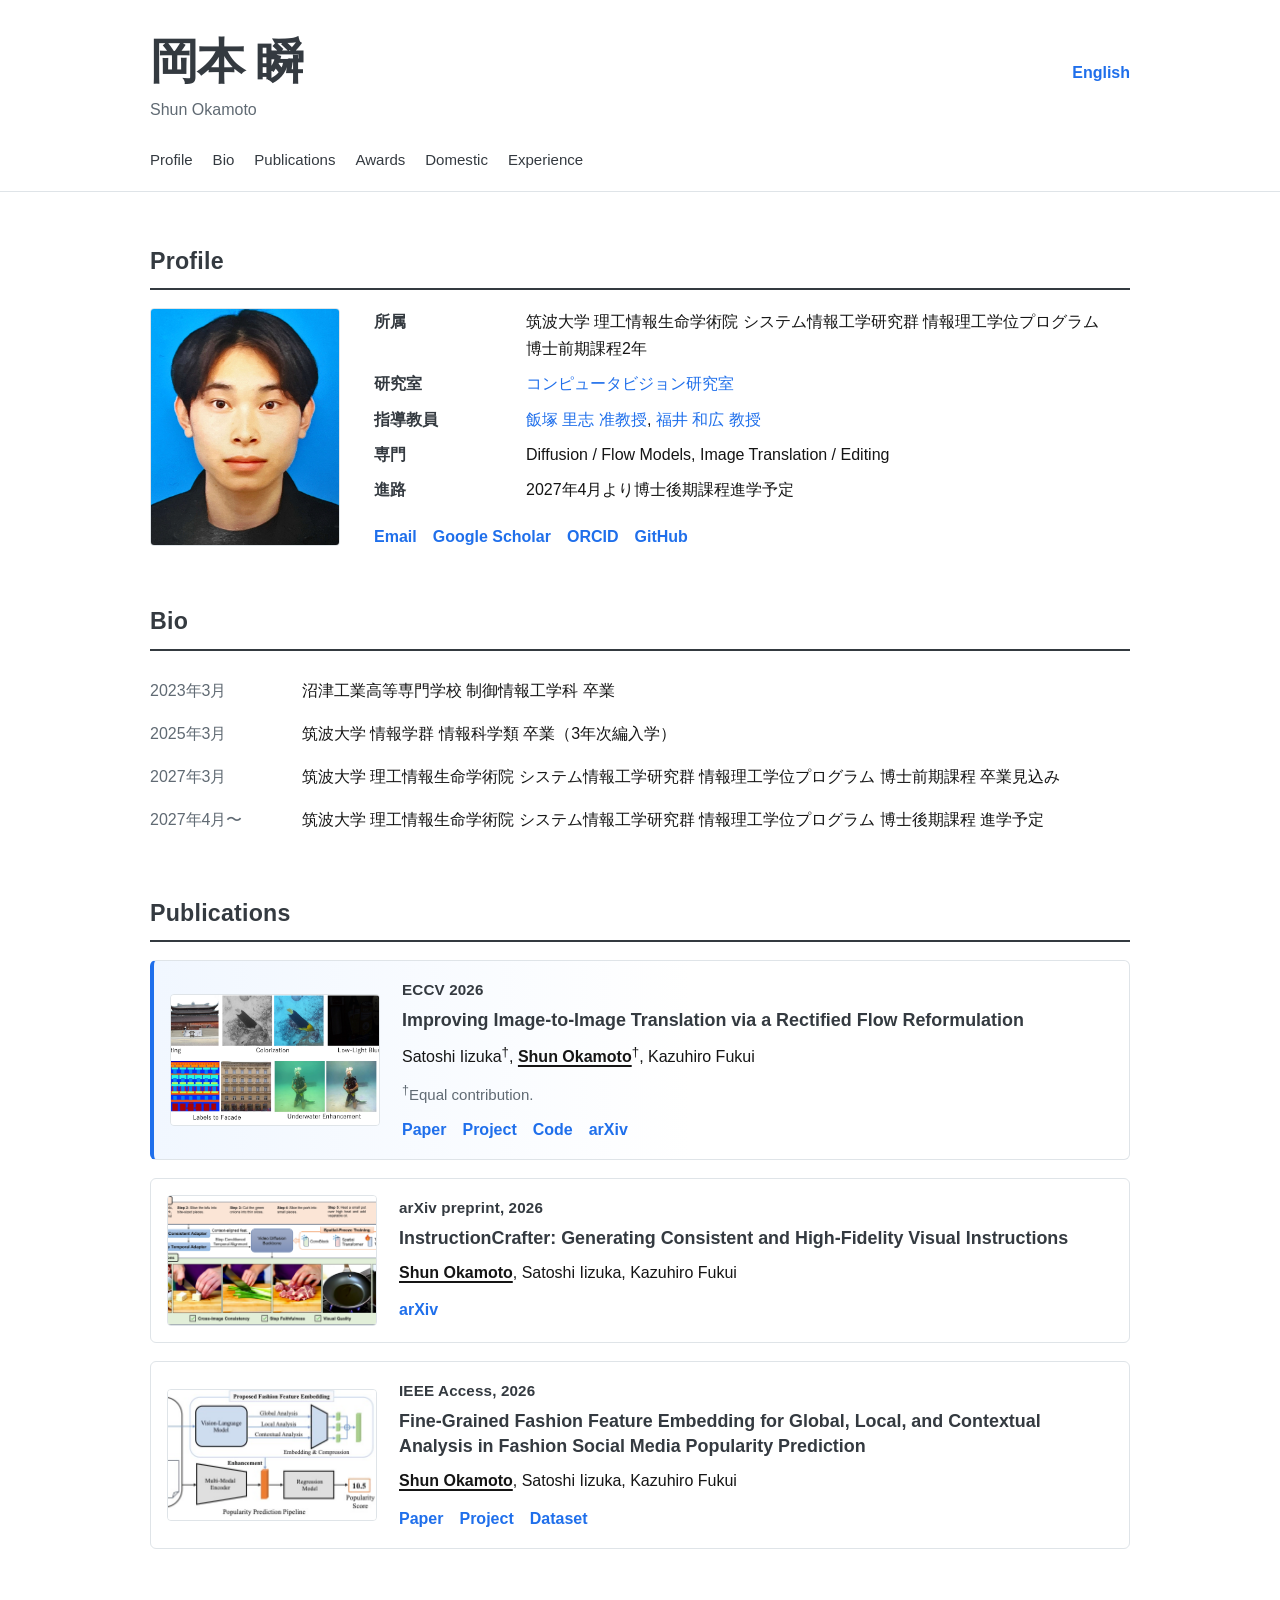
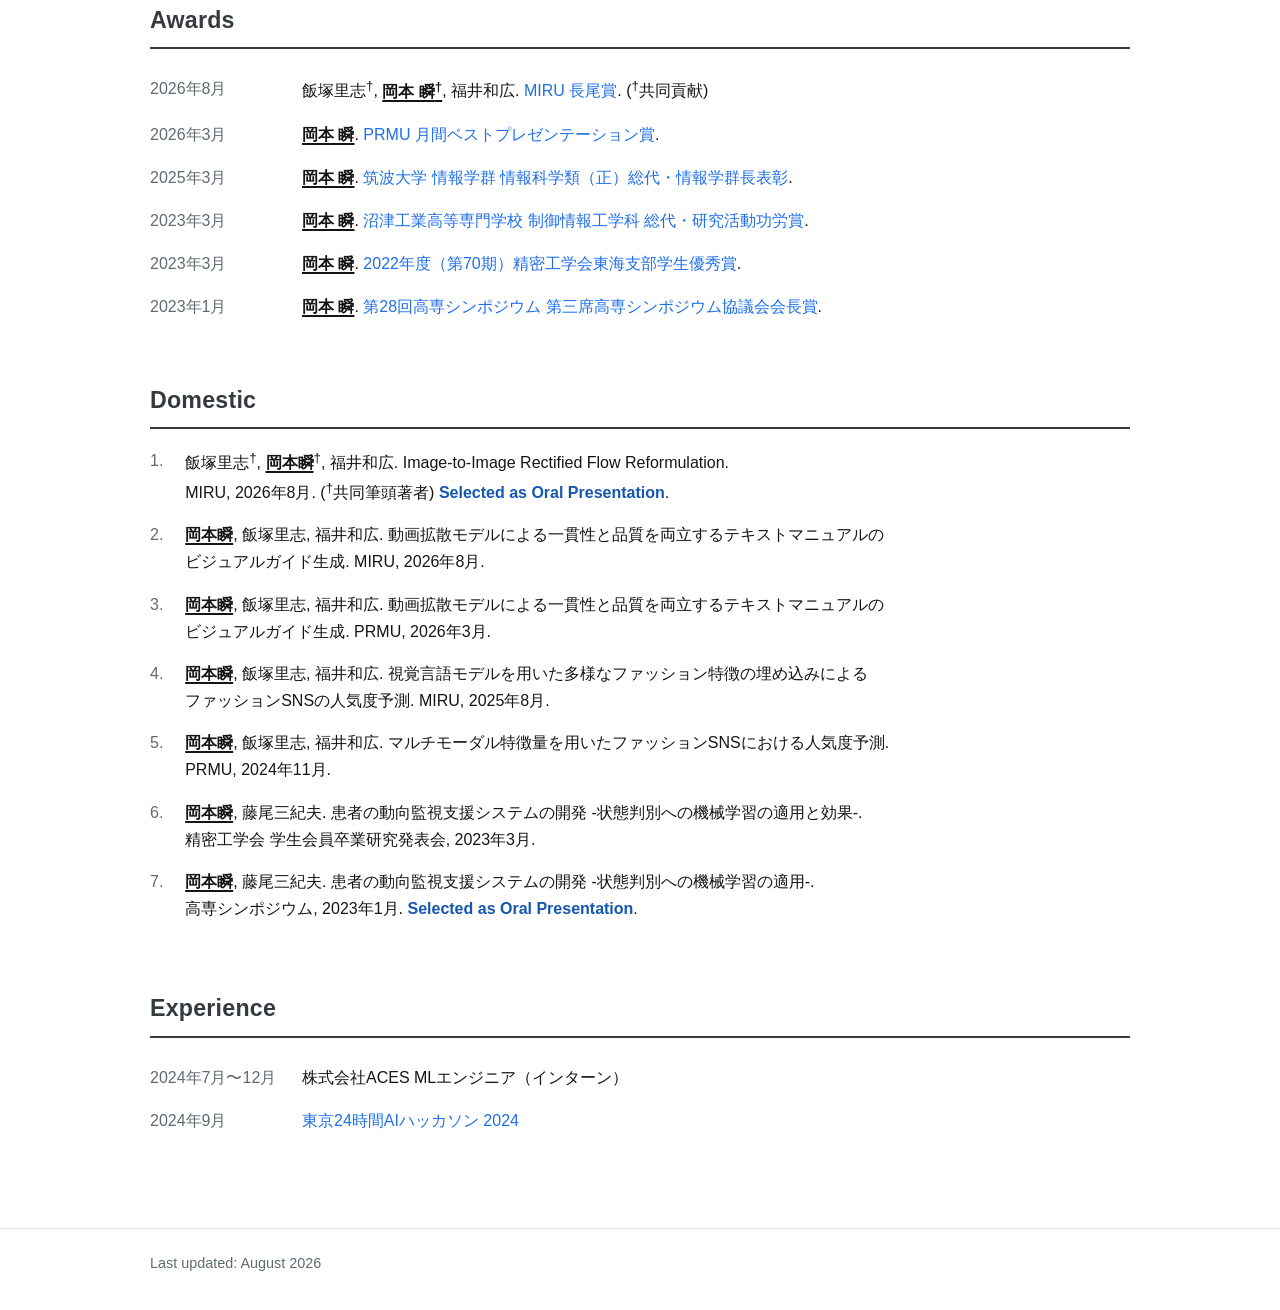
<file: index.html>
<!DOCTYPE html>
<html lang="ja">
<head>
  <meta name="google-site-verification" content="fhfsTAnJMOT_2YMghTvt5xK2SC1X3YJXvs0bs02hYEU" />
  <meta charset="UTF-8">
  <meta name="viewport" content="width=device-width, initial-scale=1.0">
  <meta name="description" content="岡本 瞬 (Shun Okamoto)">
  <title>岡本 瞬 | Shun Okamoto</title>
  <link rel="stylesheet" href="style.css">
  <script type="application/ld+json">
      {
        "@context": "https://schema.org",
        "@type": "ProfilePage",
        "mainEntity": {
          "@type": "Person",
          "name": "Shun Okamoto",
          "alternateName": "岡本 瞬",
          "url": "https://minotake-match-life.github.io/",
          "affiliation": {
            "@type": "CollegeOrUniversity",
            "name": "University of Tsukuba"
          },
          "sameAs": [
            "https://scholar.google.com/citations?user=9GN3HHEAAAAJ",
            "https://github.com/minotake-match-life",
            "https://orcid.org/0009-0007-9579-2125"
          ]
        }
      }
  </script>
</head>
<body>
  <header class="site-header">
    <div class="container">
      <div class="header-row">
        <div>
          <h1 class="site-title">岡本 瞬</h1>
          <p class="site-subtitle">Shun Okamoto</p>
        </div>
        <a class="lang-switch" href="index_en.html" lang="en">English</a>
      </div>
      <nav class="nav" aria-label="ページ内ナビゲーション">
        <a href="#profile">Profile</a>
        <a href="#education">Bio</a>
        <a href="#publications">Publications</a>
        <a href="#awards">Awards</a>
        <a href="#domestic">Domestic</a>
        <a href="#development">Experience</a>
      </nav>
    </div>
  </header>

  <main class="container">
    <section id="profile">
      <h2 class="section-title">Profile</h2>
      <div class="profile">
        <img class="profile-photo" src="assets/profile.jpg" alt="岡本 瞬のプロフィール写真">
        <div>
          <dl class="profile-details">
            <dt>所属</dt>
            <dd>筑波大学 理工情報生命学術院 システム情報工学研究群 情報理工学位プログラム <br>博士前期課程2年</dd>

            <dt>研究室</dt>
            <dd><a href="https://home.cvlab.cs.tsukuba.ac.jp" target="_blank" rel="noopener noreferrer">コンピュータビジョン研究室</a></dd>

            <dt>指導教員</dt>
            <dd>
              <a href="https://iizuka.cs.tsukuba.ac.jp/" target="_blank" rel="noopener noreferrer">飯塚 里志 准教授</a>,
              <a href="https://www.cs.tsukuba.ac.jp/~kfukui/" target="_blank" rel="noopener noreferrer">福井 和広 教授</a>
            </dd>

            <dt>専門</dt>
            <dd>Diffusion / Flow Models, Image Translation / Editing</dd>

            <dt>進路</dt>
            <dd>2027年4月より博士後期課程進学予定</dd>
          </dl>

          <div class="link-row" aria-label="外部リンク">
            <a href="mailto:mogura.okamoto@cvlab.cs.tsukuba.ac.jp">Email</a>
            <a href="https://scholar.google.com/citations?user=9GN3HHEAAAAJ&hl=ja" target="_blank" rel="noopener noreferrer">Google Scholar</a>
            <a href="https://orcid.org/0009-0007-9579-2125" target="_blank" rel="noopener noreferrer">ORCID</a>
            <a href="https://github.com/minotake-match-life" target="_blank" rel="noopener noreferrer">GitHub</a>
          </div>
        </div>
      </div>
    </section>

    <section id="education">
      <h2 class="section-title">Bio</h2>
      <ul class="timeline">
        <li><span class="date">2023年3月</span><span>沼津工業高等専門学校 制御情報工学科 卒業</span></li>
        <li><span class="date">2025年3月</span><span>筑波大学 情報学群 情報科学類 卒業（3年次編入学）</span></li>
        <li><span class="date">2027年3月</span><span>筑波大学 理工情報生命学術院 システム情報工学研究群 情報理工学位プログラム 博士前期課程 卒業見込み</span></li>
        <li><span class="date">2027年4月〜</span><span>筑波大学 理工情報生命学術院 システム情報工学研究群 情報理工学位プログラム 博士後期課程 進学予定</span></li>
      </ul>
    </section>

    <section id="publications">
      <h2 class="section-title">Publications</h2>
      <div class="publication-list">
        <article class="publication-card featured">
          <img class="teaser" src="assets/teaser_rectified_flow.jpg" alt="Improving Image-to-Image Translation via a Rectified Flow Reformulation のティザー画像">
          <div>
            <!-- <div class="venue">ECCV 2026 <span class="badge">Accepted</span></div> -->
            <div class="venue">ECCV 2026</div>
            <h3 class="pub-title">Improving Image-to-Image Translation via a Rectified Flow Reformulation</h3>
            <p class="authors">Satoshi Iizuka<sup>†</sup>, <span class="me">Shun Okamoto</span><sup>†</sup>, Kazuhiro Fukui</p>
            <p class="pub-note"><sup>†</sup>Equal contribution.</p>
            <div class="pub-links">
              <a href="https://eccv.ecva.net/virtual/2026/poster/5655" target="_blank" rel="noopener noreferrer">Paper</a>
              <a href="https://iizuka.cs.tsukuba.ac.jp/projects/i2irfr/ja/index.html" target="_blank" rel="noopener noreferrer">Project</a>
              <a href="https://github.com/satoshiiizuka/eccv2026_i2i-rfr" target="_blank" rel="noopener noreferrer">Code</a>
              <a href="https://arxiv.org/abs/2603.20186" target="_blank" rel="noopener noreferrer">arXiv</a>
            </div>
          </div>
        </article>

        <article class="publication-card">
          <img class="teaser" src="assets/teaser_inst.png" alt="InstructionCrafter: Generating Consistent and High-Fidelity Visual Instructionsのティザー画像">
          <div>
            <div class="venue">arXiv preprint, 2026</div>
            <h3 class="pub-title">InstructionCrafter: Generating Consistent and High-Fidelity Visual Instructions</h3>
            <p class="authors"><span class="me">Shun Okamoto</span>, Satoshi Iizuka, Kazuhiro Fukui</p>
            <div class="pub-links">
              <a href="https://arxiv.org/abs/2608.08460" target="_blank" rel="noopener noreferrer">arXiv</a>
              <!-- <a href="https://github.com/minotake-match-life/FFGLC" target="_blank" rel="noopener noreferrer">Project</a> -->
              <!-- <a href="https://huggingface.co/datasets/iampom/WEAR-PD" target="_blank" rel="noopener noreferrer">Dataset</a> -->
            </div>
          </div>
        </article>

        <article class="publication-card">
          <img class="teaser" src="assets/teaser_ffglc.jpg" alt="Fine-Grained Fashion Feature Embedding for Global, Local, and Contextual Analysis in Fashion Social Media Popularity Prediction のティザー画像">
          <div>
            <div class="venue">IEEE Access, 2026</div>
            <h3 class="pub-title">Fine-Grained Fashion Feature Embedding for Global, Local, and Contextual Analysis in Fashion Social Media Popularity Prediction</h3>
            <p class="authors"><span class="me">Shun Okamoto</span>, Satoshi Iizuka, Kazuhiro Fukui</p>
            <div class="pub-links">
              <a href="https://ieeexplore.ieee.org/abstract/document/11522804" target="_blank" rel="noopener noreferrer">Paper</a>
              <a href="https://github.com/minotake-match-life/FFGLC" target="_blank" rel="noopener noreferrer">Project</a>
              <a href="https://huggingface.co/datasets/iampom/WEAR-PD" target="_blank" rel="noopener noreferrer">Dataset</a>
            </div>
          </div>
        </article>
      </div>
    </section>

    <section id="awards">
      <h2 class="section-title">Awards</h2>
      <ul class="awards">
        <li>
          <span class="date">2026年8月</span>
          <span>飯塚里志<sup>†</sup>, <span class="me">岡本 瞬<sup>†</sup></span>, 福井和広. <a href="https://miru-committee.github.io/miru2026/author/award/" target="_blank" rel="noopener noreferrer">MIRU 長尾賞</a>. (<sup>†</sup>共同貢献)</span>
        </li>
        <li>
          <span class="date">2026年3月</span>
          <span><span class="me">岡本 瞬</span>. <a href="https://www.ieice.org/iss/prmu/jpn/award_list.html" target="_blank" rel="noopener noreferrer">PRMU 月間ベストプレゼンテーション賞</a>.</span>
        </li>
        <li>
          <span class="date">2025年3月</span>
          <span><span class="me">岡本 瞬</span>. <a href="https://www.coins.tsukuba.ac.jp/award/" target="_blank" rel="noopener noreferrer">筑波大学 情報学群 情報科学類（正）総代・情報学群長表彰</a>.</span>
        </li>
        <li>
          <span class="date">2023年3月</span>
          <span><span class="me">岡本 瞬</span>. <a href="https://www.numazu-ct.ac.jp/news/3595/" target="_blank" rel="noopener noreferrer">沼津工業高等専門学校 制御情報工学科 総代・研究活動功労賞</a>.</span>
        </li>
        <li>
          <span class="date">2023年3月</span>
          <span><span class="me">岡本 瞬</span>. <a href="https://tokai.jspe.or.jp/news/student-award2022/" target="_blank" rel="noopener noreferrer">2022年度（第70期）精密工学会東海支部学生優秀賞</a>.</span>
        </li>
        <li>
          <span class="date">2023年1月</span>
          <span><span class="me">岡本 瞬</span>. <a href="https://kosen-sympo.org/28th/award/" target="_blank" rel="noopener noreferrer">第28回高専シンポジウム 第三席高専シンポジウム協議会会長賞</a>.</span>
        </li>
      </ul>
    </section>

    <section id="domestic">
      <h2 class="section-title">Domestic</h2>
      <ol class="domestic-list">
        <li>飯塚里志<sup>†</sup>, <span class="me">岡本瞬</span><sup>†</sup>, 福井和広. Image-to-Image Rectified Flow Reformulation. <br>MIRU, 2026年8月. (<sup>†</sup>共同筆頭著者) <span class="presentation-note">Selected as Oral Presentation</span>.</li>
        <li><span class="me">岡本瞬</span>, 飯塚里志, 福井和広. 動画拡散モデルによる一貫性と品質を両立するテキストマニュアルの<br>ビジュアルガイド生成. MIRU, 2026年8月.</li>
        <li><span class="me">岡本瞬</span>, 飯塚里志, 福井和広. 動画拡散モデルによる一貫性と品質を両立するテキストマニュアルの<br>ビジュアルガイド生成. PRMU, 2026年3月.</li>
        <li><span class="me">岡本瞬</span>, 飯塚里志, 福井和広. 視覚言語モデルを用いた多様なファッション特徴の埋め込みによる<br>ファッションSNSの人気度予測. MIRU, 2025年8月.</li>
        <li><span class="me">岡本瞬</span>, 飯塚里志, 福井和広. マルチモーダル特徴量を用いたファッションSNSにおける人気度予測. <br>PRMU, 2024年11月.</li>
        <li><span class="me">岡本瞬</span>, 藤尾三紀夫. 患者の動向監視支援システムの開発 -状態判別への機械学習の適用と効果-. <br>精密工学会 学生会員卒業研究発表会, 2023年3月.</li>
        <li><span class="me">岡本瞬</span>, 藤尾三紀夫. 患者の動向監視支援システムの開発 -状態判別への機械学習の適用-. <br>高専シンポジウム, 2023年1月. <span class="presentation-note">Selected as Oral Presentation</span>.</li>
      </ol>
    </section>

    <section id="development">
      <h2 class="section-title">Experience</h2>
      <ul class="experience-list">
        <li><span class="date">2024年7月〜12月</span><span> 株式会社ACES MLエンジニア（インターン）</span></li>
        <li><span class="date">2024年9月</span><span><a href="https://www.aifestival.jp/news/%E3%80%8C%E6%9D%B1%E4%BA%AC24%E6%99%82%E9%96%93ai%E3%83%8F%E3%83%83%E3%82%AB%E3%82%BD%E3%83%B3-2024%E3%80%8D%E7%B5%90%E6%9E%9C%E5%A0%B1%E5%91%8A" target="_blank" rel="noopener noreferrer"> 東京24時間AIハッカソン 2024</a></span></li>
      </ul>
    </section>
  </main>

  <footer>
    <div class="container">Last updated: August 2026</div>
  </footer>
</body>
</html>
</file>
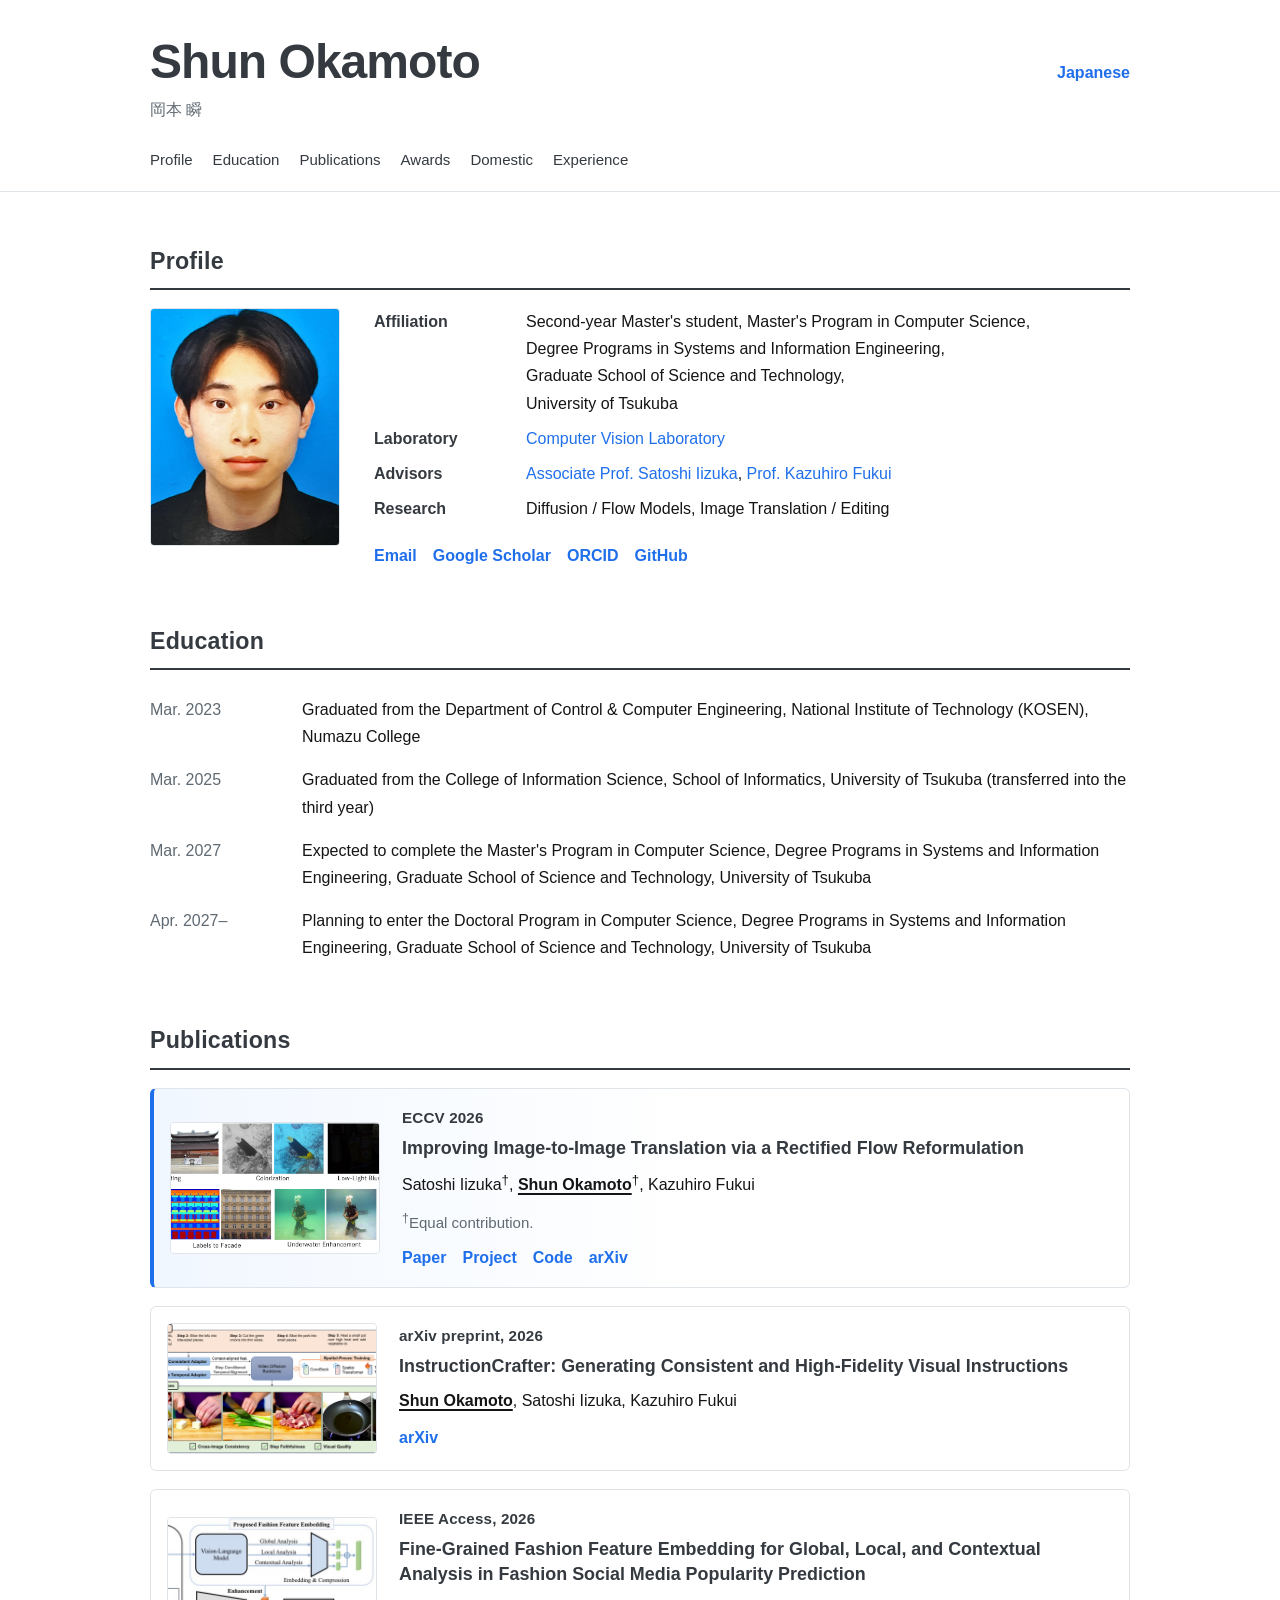
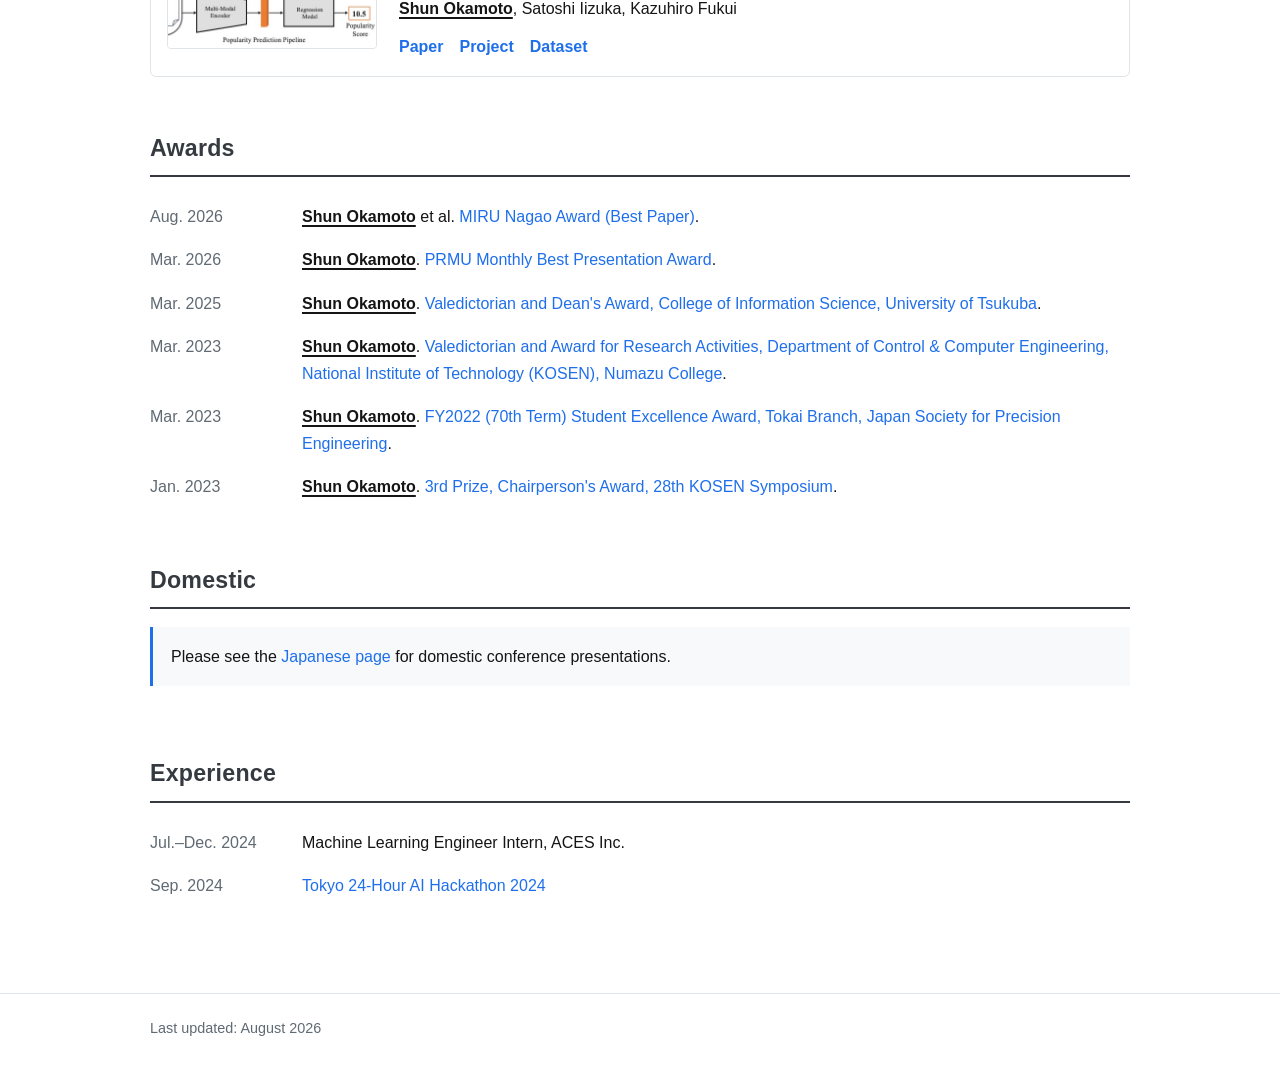
<file: index_en.html>
<!DOCTYPE html>
<html lang="en">
<head>
  <meta charset="UTF-8">
  <meta name="viewport" content="width=device-width, initial-scale=1.0">
  <meta name="description" content="Shun Okamoto">
  <title>Shun Okamoto</title>
  <link rel="stylesheet" href="style.css">
</head>
<body>
  <header class="site-header">
    <div class="container">
      <div class="header-row">
        <div>
          <h1 class="site-title">Shun Okamoto</h1>
          <p class="site-subtitle">岡本 瞬</p>
        </div>
        <a class="lang-switch" href="index.html" lang="ja">Japanese</a>
      </div>
      <nav class="nav" aria-label="Page navigation">
        <a href="#profile">Profile</a>
        <a href="#education">Education</a>
        <a href="#publications">Publications</a>
        <a href="#awards">Awards</a>
        <a href="#domestic">Domestic</a>
        <a href="#development">Experience</a>
      </nav>
    </div>
  </header>

  <main class="container">
    <section id="profile">
      <h2 class="section-title">Profile</h2>
      <div class="profile">
        <img class="profile-photo" src="assets/profile.jpg" alt="Portrait of Shun Okamoto">
        <div>
          <dl class="profile-details">
            <dt>Affiliation</dt>
            <dd>Second-year Master's student, Master's Program in Computer Science, <br>Degree Programs in Systems and Information Engineering, <br>Graduate School of Science and Technology, <br>University of Tsukuba</dd>

            <dt>Laboratory</dt>
            <dd><a href="https://sites.google.com/cvlab.cs.tsukuba.ac.jp/homepage-english" target="_blank" rel="noopener noreferrer">Computer Vision Laboratory</a></dd>

            <dt>Advisors</dt>
            <dd>
              <a href="https://iizuka.cs.tsukuba.ac.jp/index_eng.html" target="_blank" rel="noopener noreferrer">Associate Prof. Satoshi Iizuka</a>,
              <a href="https://www.cs.tsukuba.ac.jp/~kfukui/english/indexE.html" target="_blank" rel="noopener noreferrer">Prof. Kazuhiro Fukui</a>
            </dd>

            <dt>Research</dt>
            <dd>Diffusion / Flow Models, Image Translation / Editing</dd>

            <!--
            <dt>Next Position</dt>
            <dd>Planning to enter the Doctoral Program in Computer Science at the University of Tsukuba in April 2027</dd>
            -->
          </dl>

          <div class="link-row" aria-label="External links">
            <a href="mailto:mogura.okamoto@cvlab.cs.tsukuba.ac.jp">Email</a>
            <a href="https://scholar.google.com/citations?user=9GN3HHEAAAAJ&hl=en" target="_blank" rel="noopener noreferrer">Google Scholar</a>
            <a href="https://orcid.org/0009-0007-9579-2125" target="_blank" rel="noopener noreferrer">ORCID</a>
            <a href="https://github.com/minotake-match-life" target="_blank" rel="noopener noreferrer">GitHub</a>
          </div>
        </div>
      </div>
    </section>

    <section id="education">
      <h2 class="section-title">Education</h2>
      <ul class="timeline">
        <li><span class="date">Mar. 2023</span><span>Graduated from the Department of Control &amp; Computer Engineering, National Institute of Technology (KOSEN), Numazu College</span></li>
        <li><span class="date">Mar. 2025</span><span>Graduated from the College of Information Science, School of Informatics, University of Tsukuba (transferred into the third year)</span></li>
        <li><span class="date">Mar. 2027</span><span>Expected to complete the Master's Program in Computer Science, Degree Programs in Systems and Information Engineering, Graduate School of Science and Technology, University of Tsukuba</span></li>
        <li><span class="date">Apr. 2027–</span><span>Planning to enter the Doctoral Program in Computer Science, Degree Programs in Systems and Information Engineering, Graduate School of Science and Technology, University of Tsukuba</span></li>
      </ul>
    </section>

    <section id="publications">
      <h2 class="section-title">Publications</h2>
      <div class="publication-list">
        <article class="publication-card featured">
          <img class="teaser" src="assets/teaser_rectified_flow.jpg" alt="Teaser for Improving Image-to-Image Translation via a Rectified Flow Reformulation">
          <div>
            <div class="venue">ECCV 2026</div>
            <h3 class="pub-title">Improving Image-to-Image Translation via a Rectified Flow Reformulation</h3>
            <p class="authors">Satoshi Iizuka<sup>†</sup>, <span class="me">Shun Okamoto</span><sup>†</sup>, Kazuhiro Fukui</p>
            <p class="pub-note"><sup>†</sup>Equal contribution.</p>
            <div class="pub-links">
              <a href="https://eccv.ecva.net/virtual/2026/poster/5655" target="_blank" rel="noopener noreferrer">Paper</a>
              <a href="https://iizuka.cs.tsukuba.ac.jp/projects/i2irfr/ja/index.html" target="_blank" rel="noopener noreferrer">Project</a>
              <a href="https://github.com/satoshiiizuka/eccv2026_i2i-rfr" target="_blank" rel="noopener noreferrer">Code</a>
              <a href="https://arxiv.org/abs/2603.20186" target="_blank" rel="noopener noreferrer">arXiv</a>
            </div>
          </div>
        </article>

        <article class="publication-card">
          <img class="teaser" src="assets/teaser_inst.png" alt="InstructionCrafter: Generating Consistent and High-Fidelity Visual Instructions">
          <div>
            <div class="venue">arXiv preprint, 2026</div>
            <h3 class="pub-title">InstructionCrafter: Generating Consistent and High-Fidelity Visual Instructions</h3>
            <p class="authors"><span class="me">Shun Okamoto</span>, Satoshi Iizuka, Kazuhiro Fukui</p>
            <div class="pub-links">
              <a href="https://arxiv.org/abs/2608.08460" target="_blank" rel="noopener noreferrer">arXiv</a>
              <!-- <a href="https://github.com/minotake-match-life/FFGLC" target="_blank" rel="noopener noreferrer">Project</a> -->
              <!-- <a href="https://huggingface.co/datasets/iampom/WEAR-PD" target="_blank" rel="noopener noreferrer">Dataset</a> -->
            </div>
          </div>
        </article>

        <article class="publication-card">
          <img class="teaser" src="assets/teaser_ffglc.jpg" alt="Teaser for Fine-Grained Fashion Feature Embedding for Global, Local, and Contextual Analysis in Fashion Social Media Popularity Prediction">
          <div>
            <div class="venue">IEEE Access, 2026</div>
            <h3 class="pub-title">Fine-Grained Fashion Feature Embedding for Global, Local, and Contextual Analysis in Fashion Social Media Popularity Prediction</h3>
            <p class="authors"><span class="me">Shun Okamoto</span>, Satoshi Iizuka, Kazuhiro Fukui</p>
            <div class="pub-links">
              <a href="https://ieeexplore.ieee.org/abstract/document/11522804" target="_blank" rel="noopener noreferrer">Paper</a>
              <a href="https://github.com/minotake-match-life/FFGLC" target="_blank" rel="noopener noreferrer">Project</a>
              <a href="https://huggingface.co/datasets/iampom/WEAR-PD" target="_blank" rel="noopener noreferrer">Dataset</a>
            </div>
          </div>
        </article>
      </div>
    </section>

    <section id="awards">
      <h2 class="section-title">Awards</h2>
      <ul class="awards">
        <li>
          <span class="date">Aug. 2026</span>
          <span><span class="me">Shun Okamoto</span> et al. <a href="https://miru-committee.github.io/miru2026/author/award/" target="_blank" rel="noopener noreferrer">MIRU Nagao Award (Best Paper)</a>.</span>
        </li>
        <li>
          <span class="date">Mar. 2026</span>
          <span><span class="me">Shun Okamoto</span>. <a href="https://www.ieice.org/iss/prmu/jpn/award_list.html" target="_blank" rel="noopener noreferrer">PRMU Monthly Best Presentation Award</a>.</span>
        </li>
        <li>
          <span class="date">Mar. 2025</span>
          <span><span class="me">Shun Okamoto</span>. <a href="https://www.coins.tsukuba.ac.jp/award/" target="_blank" rel="noopener noreferrer">Valedictorian and Dean's Award, College of Information Science, University of Tsukuba</a>.</span>
        </li>
        <li>
          <span class="date">Mar. 2023</span>
          <span><span class="me">Shun Okamoto</span>. <a href="https://www.numazu-ct.ac.jp/news/3595/" target="_blank" rel="noopener noreferrer">Valedictorian and Award for Research Activities, Department of Control &amp; Computer Engineering, National Institute of Technology (KOSEN), Numazu College</a>.</span>
        </li>
        <li>
          <span class="date">Mar. 2023</span>
          <span><span class="me">Shun Okamoto</span>. <a href="https://tokai.jspe.or.jp/news/student-award2022/" target="_blank" rel="noopener noreferrer">FY2022 (70th Term) Student Excellence Award, Tokai Branch, Japan Society for Precision Engineering</a>.</span>
        </li>
        <li>
          <span class="date">Jan. 2023</span>
          <span><span class="me">Shun Okamoto</span>. <a href="https://kosen-sympo.org/28th/award/" target="_blank" rel="noopener noreferrer">3rd Prize, Chairperson's Award, 28th KOSEN Symposium</a>.</span>
        </li>
      </ul>
    </section>

    <section id="domestic">
      <h2 class="section-title">Domestic</h2>
      <p class="simple-note">Please see the <a href="index.html#domestic">Japanese page</a> for domestic conference presentations.</p>
    </section>

    <section id="development">
      <h2 class="section-title">Experience</h2>
      <ul class="experience-list">
        <li><span class="date">Jul.–Dec. 2024</span><span>Machine Learning Engineer Intern, ACES Inc.</span></li>
        <li><span class="date">Sep. 2024</span><span><a href="https://www.aifestival.jp/news/%E3%80%8C%E6%9D%B1%E4%BA%AC24%E6%99%82%E9%96%93ai%E3%83%8F%E3%83%83%E3%82%AB%E3%82%BD%E3%83%B3-2024%E3%80%8D%E7%B5%90%E6%9E%9C%E5%A0%B1%E5%91%8A" target="_blank" rel="noopener noreferrer">Tokyo 24-Hour AI Hackathon 2024</a></span></li>
      </ul>
    </section>
  </main>

  <footer>
    <div class="container">Last updated: August 2026</div>
  </footer>
</body>
</html>
</file>
<file: style.css>
:root {
  --bg: #ffffff;
  --text: #151515;
  --heading: #343a40;
  --muted: #606a73;
  --line: #dfe4e8;
  --accent: #1f6feb;
  --accent-soft: #f1f7ff;
  --card: #ffffff;
  --max-width: 980px;
}

* {
  box-sizing: border-box;
}

html {
  scroll-behavior: smooth;
}

body {
  margin: 0;
  background: var(--bg);
  color: var(--text);
  font-family: -apple-system, BlinkMacSystemFont, "Segoe UI", "Noto Sans JP", "Hiragino Kaku Gothic ProN", "Yu Gothic", Meiryo, Arial, sans-serif;
  line-height: 1.7;
  font-size: 16px;
}

a {
  color: var(--accent);
  text-decoration: none;
}

a:hover,
a:focus-visible {
  text-decoration: underline;
}

.container {
  width: min(calc(100% - 36px), var(--max-width));
  margin: 0 auto;
}

.site-header {
  padding: 36px 0 18px;
  border-bottom: 1px solid var(--line);
}

.header-row {
  display: flex;
  align-items: baseline;
  justify-content: space-between;
  gap: 24px;
}

.site-title {
  margin: 0;
  color: var(--heading);
  font-size: clamp(2rem, 5vw, 3rem);
  line-height: 1.1;
  letter-spacing: -0.02em;
}

.site-subtitle {
  margin: 7px 0 0;
  color: var(--muted);
  font-size: 1rem;
}

.lang-switch {
  white-space: nowrap;
  font-weight: 650;
}

.nav {
  display: flex;
  flex-wrap: wrap;
  gap: 10px 20px;
  margin-top: 24px;
  font-size: 0.94rem;
}

.nav a {
  color: var(--heading);
}

main {
  padding: 24px 0 60px;
}

section {
  padding: 26px 0;
}

.section-title {
  margin: 0 0 18px;
  padding-bottom: 7px;
  border-bottom: 2px solid var(--heading);
  color: var(--heading);
  font-size: 1.45rem;
  letter-spacing: 0.01em;
}

.profile {
  display: grid;
  grid-template-columns: 190px minmax(0, 1fr);
  gap: 34px;
  align-items: start;
}

.profile-photo {
  width: 190px;
  aspect-ratio: 4 / 5;
  object-fit: cover;
  border: 1px solid var(--line);
  border-radius: 4px;
  background: #f4f5f6;
}

.profile-details {
  margin: 0;
  display: grid;
  grid-template-columns: 8.5em minmax(0, 1fr);
  column-gap: 16px;
  row-gap: 8px;
}

.profile-details dt {
  color: var(--heading);
  font-weight: 700;
}

.profile-details dd {
  margin: 0;
}

.link-row {
  display: flex;
  flex-wrap: wrap;
  gap: 8px 16px;
  margin-top: 20px;
}

.link-row a,
.pub-links a {
  font-weight: 650;
}

.timeline,
.awards,
.domestic-list,
.experience-list {
  list-style: none;
  padding: 0;
  margin: 0;
}

.timeline li,
.awards li,
.experience-list li {
  display: grid;
  grid-template-columns: 8.5em minmax(0, 1fr);
  gap: 16px;
  padding: 8px 0;
}

.date {
  color: var(--muted);
  font-variant-numeric: tabular-nums;
  white-space: nowrap;
}

.publication-list {
  display: grid;
  gap: 18px;
}

.publication-card {
  display: grid;
  grid-template-columns: 210px minmax(0, 1fr);
  gap: 22px;
  padding: 16px;
  border: 1px solid var(--line);
  border-radius: 6px;
  background: var(--card);
}

.publication-card.featured {
  border-left: 4px solid var(--accent);
  background: linear-gradient(90deg, var(--accent-soft), #ffffff 55%);
}

.teaser {
  width: 100%;
  aspect-ratio: 16 / 10;
  object-fit: cover;
  border: 1px solid var(--line);
  border-radius: 4px;
  background: #f4f5f6;
  align-self: center;
}

.venue {
  margin-bottom: 5px;
  color: var(--heading);
  font-weight: 800;
  font-size: 0.95rem;
  letter-spacing: 0.01em;
}

.pub-title {
  margin: 0 0 8px;
  color: var(--heading);
  font-size: 1.12rem;
  line-height: 1.4;
}

.authors {
  margin: 0 0 10px;
}

.me {
  font-weight: 800;
  text-decoration: underline;
  text-underline-offset: 3px;
  text-decoration-thickness: 1.5px;
}

.badge {
  display: inline-block;
  margin-left: 8px;
  padding: 1px 7px;
  border: 1px solid #a9c9f7;
  border-radius: 999px;
  background: #eaf3ff;
  color: #1457b2;
  font-size: 0.78rem;
  font-weight: 800;
  vertical-align: 1px;
}

.pub-note {
  margin: 7px 0;
  color: var(--muted);
  font-size: 0.94rem;
}

.pub-links {
  display: flex;
  flex-wrap: wrap;
  gap: 8px 16px;
  margin-top: 8px;
}

.awards li.highlight {
  margin: 4px 0 10px;
  padding: 11px 12px;
  border-left: 4px solid var(--accent);
  background: var(--accent-soft);
}

.domestic-list {
  counter-reset: domestic;
}

.domestic-list li {
  counter-increment: domestic;
  position: relative;
  padding: 0 0 15px 2.2em;
}

.domestic-list li::before {
  content: counter(domestic) ".";
  position: absolute;
  left: 0;
  color: var(--muted);
  font-variant-numeric: tabular-nums;
}

.presentation-note {
  color: #1457b2;
  font-weight: 700;
  white-space: nowrap;
}

.simple-note {
  padding: 16px 18px;
  border-left: 3px solid var(--accent);
  background: #f7f9fb;
}

footer {
  padding: 22px 0 34px;
  border-top: 1px solid var(--line);
  color: var(--muted);
  font-size: 0.9rem;
}

@media (max-width: 700px) {
  .header-row {
    align-items: flex-start;
    flex-direction: column;
    gap: 10px;
  }

  .profile {
    grid-template-columns: 1fr;
    gap: 20px;
  }

  .profile-photo {
    width: min(190px, 55vw);
  }

  .profile-details,
  .timeline li,
  .awards li,
  .experience-list li {
    grid-template-columns: 1fr;
    gap: 0;
  }

  .publication-card {
    grid-template-columns: 1fr;
  }

  .teaser {
    width: min(100%, 440px);
  }
}
</file>
